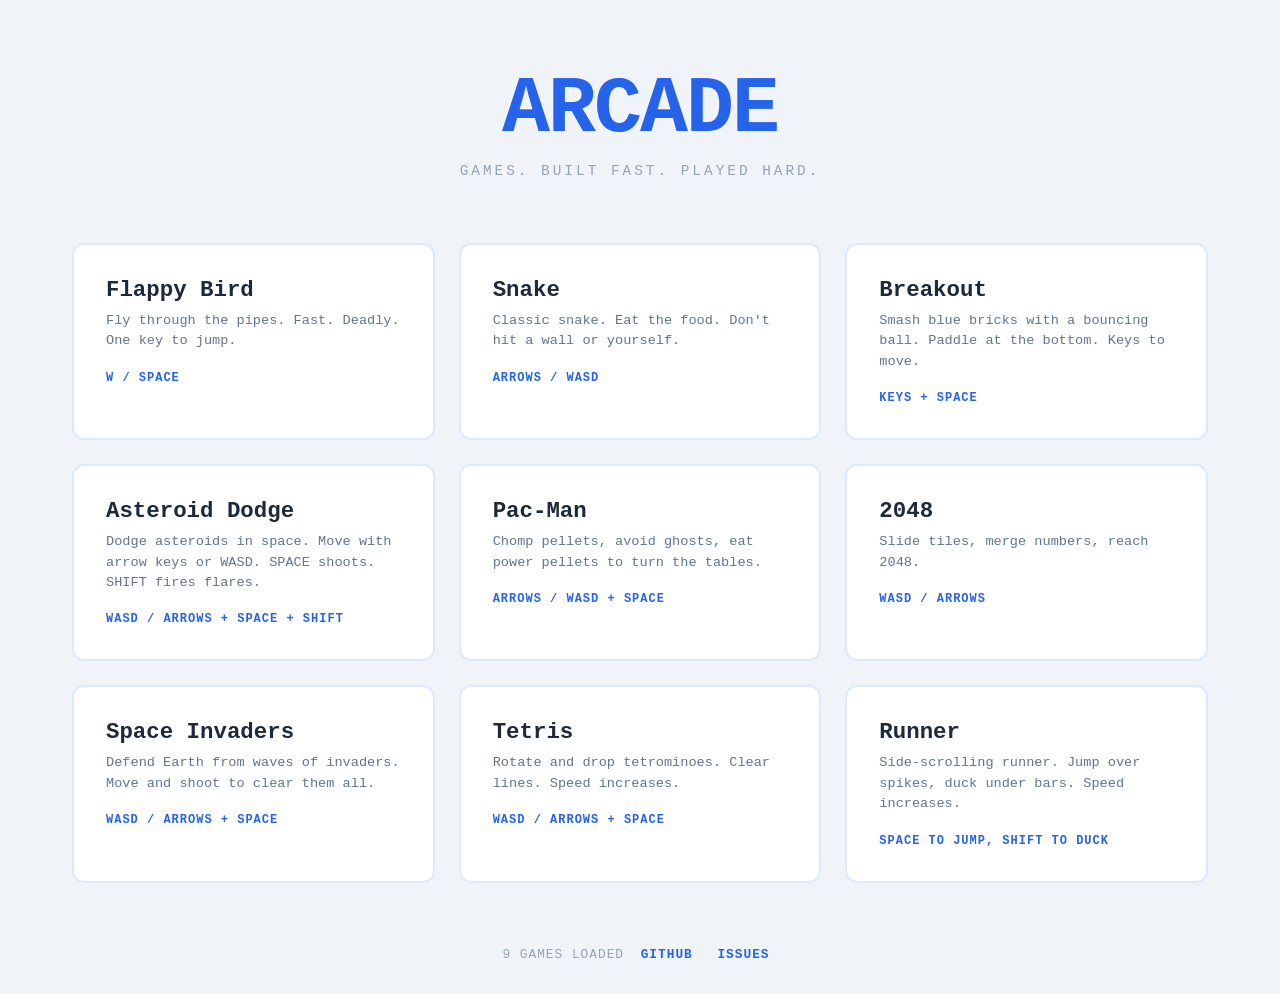
<file: index.html>
<!DOCTYPE html>
<html lang="en">
<head>
<meta charset="UTF-8">
<meta name="viewport" content="width=device-width, initial-scale=1.0">
<title>ARCADE</title>
<link rel="stylesheet" href="styles.css">
</head>
<body>
<header>
  <h1>ARCADE</h1>
  <p class="tagline">games. built fast. played hard.</p>
</header>
<main id="game-grid"></main>
<footer>
  <span id="game-count"></span> games loaded
  <span class="footer-links">
    <a href="https://github.com/usually-broken/arcade" target="_blank">GitHub</a>
    <a href="https://github.com/usually-broken/arcade/issues" target="_blank">Issues</a>
  </span>
</footer>
<script src="script.js"></script>
</body>
</html>
</file>
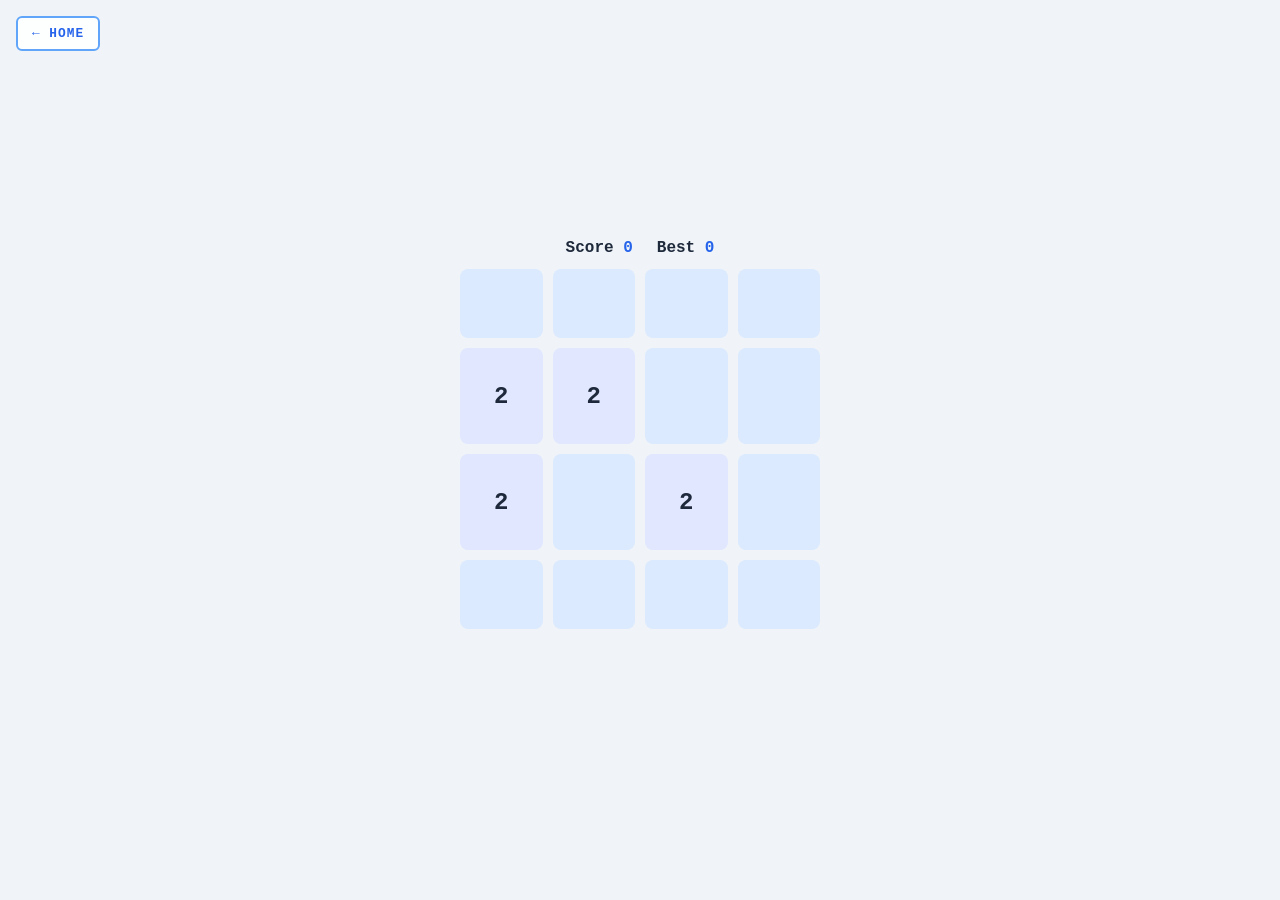
<file: 2048/index.html>
<!DOCTYPE html>
<html lang="en">
<head>
<meta charset="UTF-8">
<meta name="viewport" content="width=device-width, initial-scale=1.0">
<title>2048</title>
<link rel="stylesheet" href="styles.css">
</head>
<body>
<div class="game-wrap">
  <div class="score-bar">
    <span>Score <strong id="score">0</strong></span>
    <span>Best <strong id="best">0</strong></span>
  </div>
  <div id="grid"></div>
  <div id="status"></div>
</div>
<a href="../index.html" class="home-btn">← Home</a>
<script src="script.js"></script>
</body>
</html>
</file>
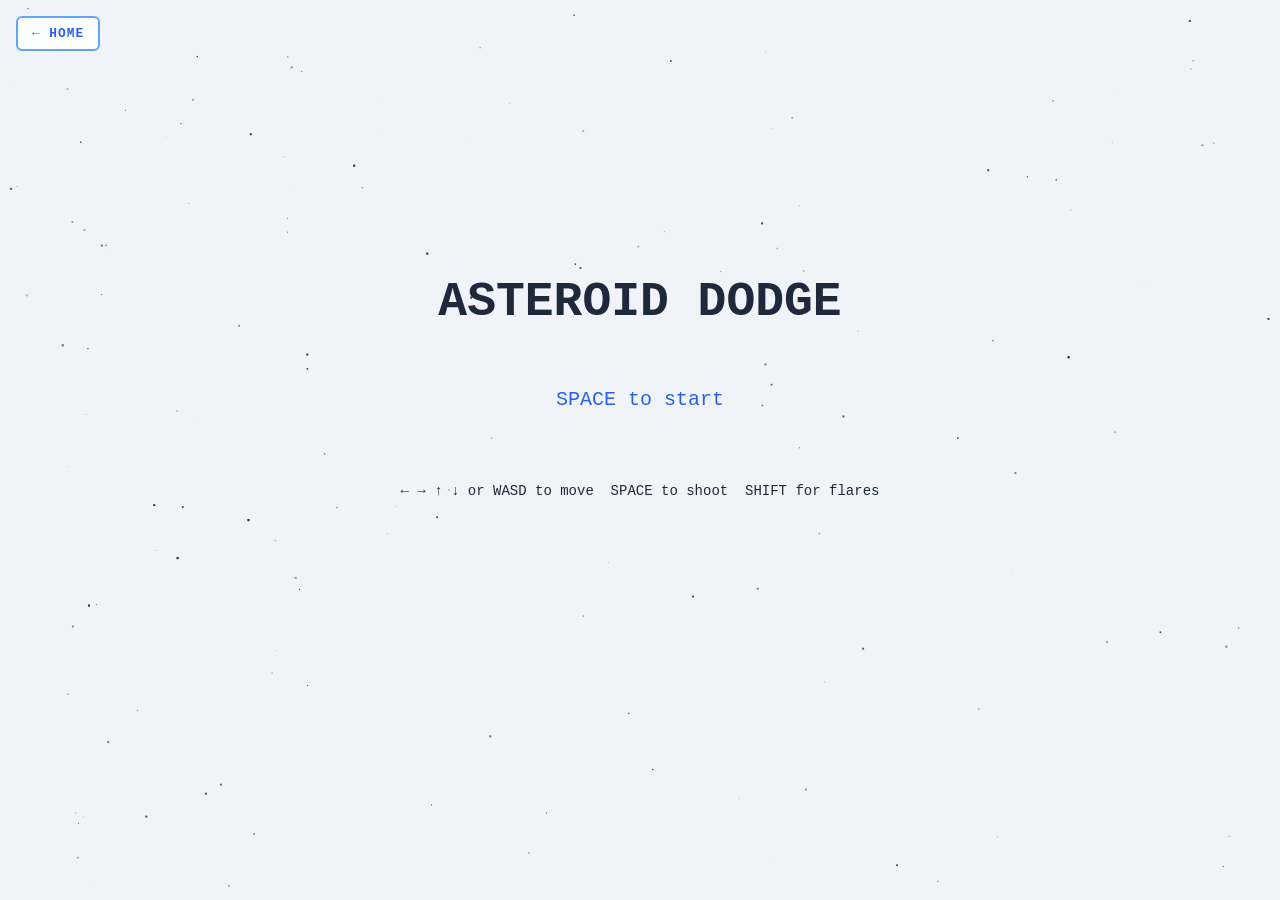
<file: asteroids/index.html>
<!DOCTYPE html>
<html lang="en">
<head>
<meta charset="UTF-8">
<meta name="viewport" content="width=device-width, initial-scale=1.0">
<title>Asteroid Dodge</title>
<link rel="stylesheet" href="styles.css">
</head>
<body>
<canvas id="c"></canvas>
<a href="../index.html" class="home-btn">← Home</a>
<script src="script.js"></script>
</body>
</html>
</file>
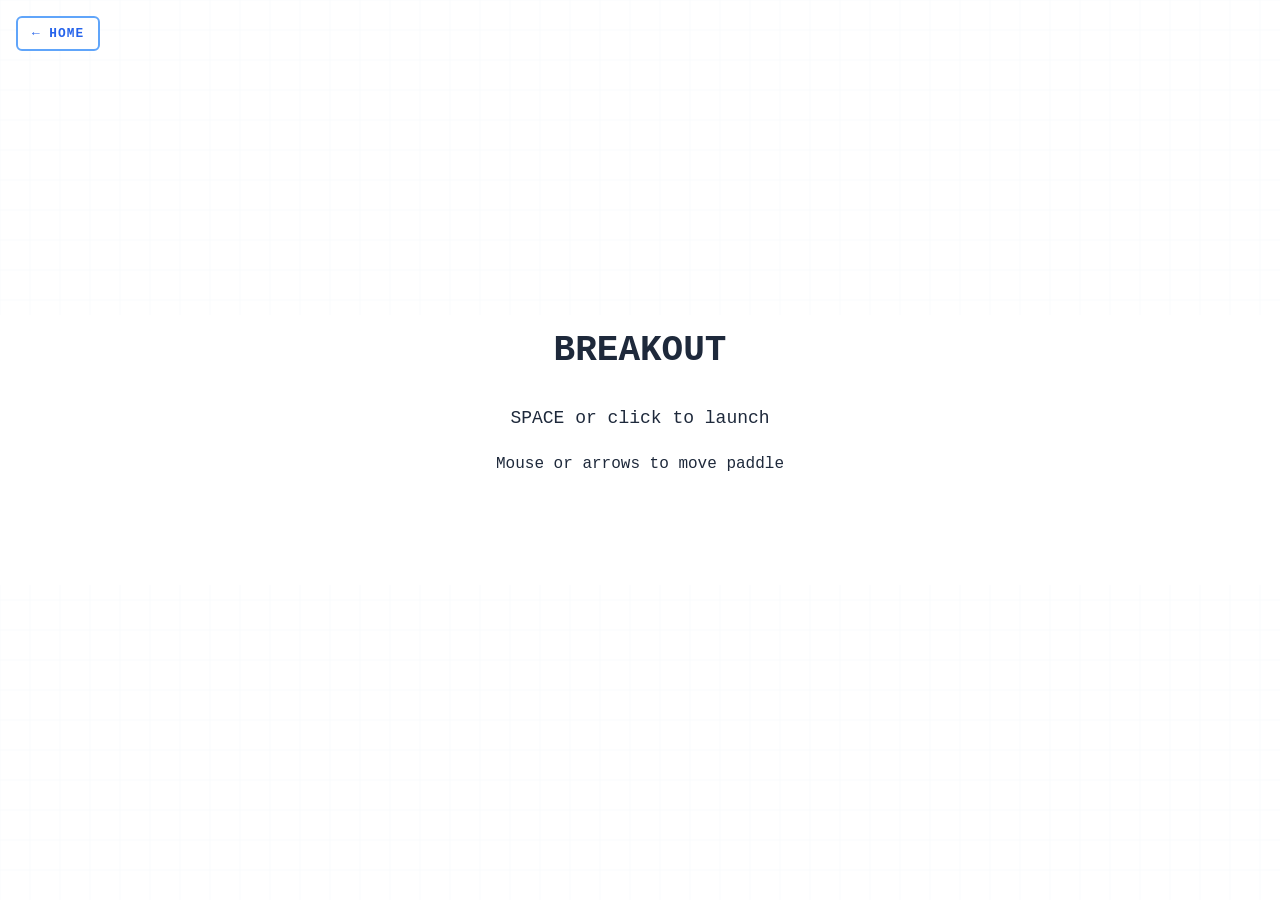
<file: breakout/index.html>
<!DOCTYPE html>
<html lang="en">
<head>
<meta charset="UTF-8">
<meta name="viewport" content="width=device-width, initial-scale=1.0">
<title>Breakout</title>
<link rel="stylesheet" href="styles.css">
</head>
<body>
<canvas id="c"></canvas>
<a href="../index.html" class="home-btn">← Home</a>
<script src="script.js"></script>
</body>
</html>
</file>
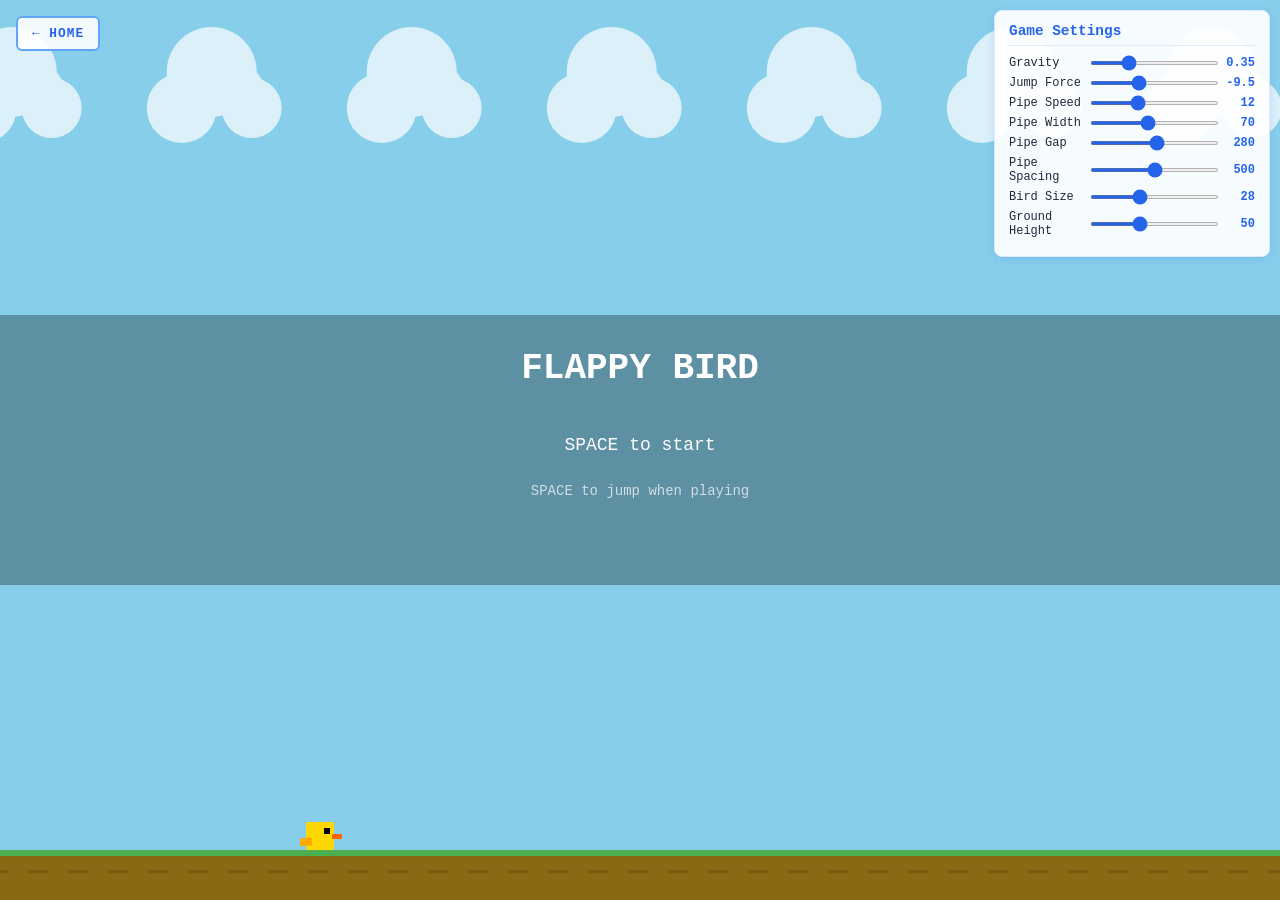
<file: flappy-bird/index.html>
<!DOCTYPE html>
<html lang="en">
<head>
<meta charset="UTF-8">
<meta name="viewport" content="width=device-width, initial-scale=1.0">
<title>Flappy Bird</title>
<link rel="stylesheet" href="styles.css">
</head>
<body>
<canvas id="c"></canvas>
<a href="../index.html" class="home-btn">← Home</a>
<script src="script.js"></script>
</body>
</html>
</file>
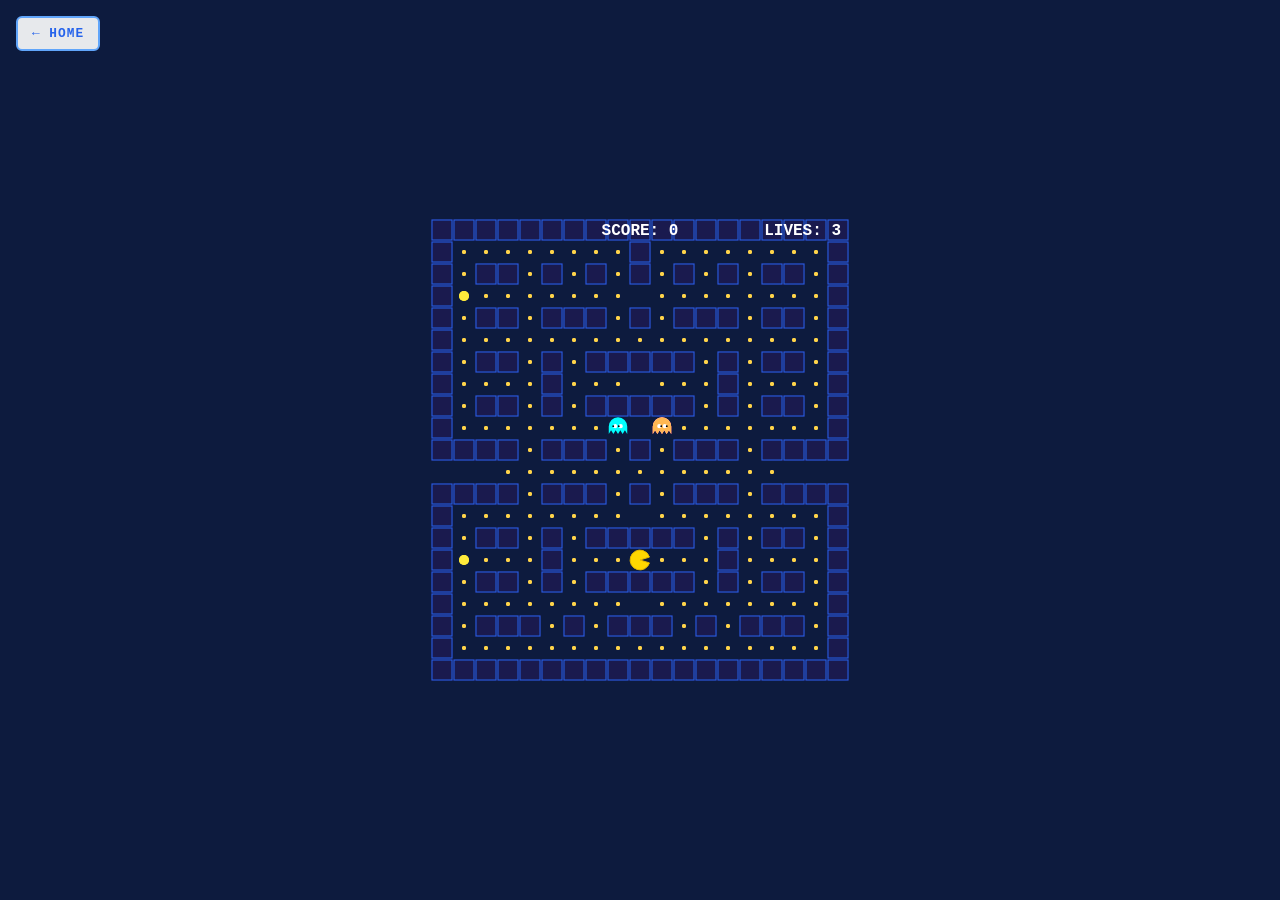
<file: pac-man/index.html>
<!DOCTYPE html>
<html lang="en">
<head>
<meta charset="UTF-8">
<meta name="viewport" content="width=device-width, initial-scale=1.0">
<title>Pac-Man</title>
<link rel="stylesheet" href="styles.css">
</head>
<body>
<canvas id="c"></canvas>
<a href="../index.html" class="home-btn">← Home</a>
<script src="script.js"></script>
</body>
</html>
</file>
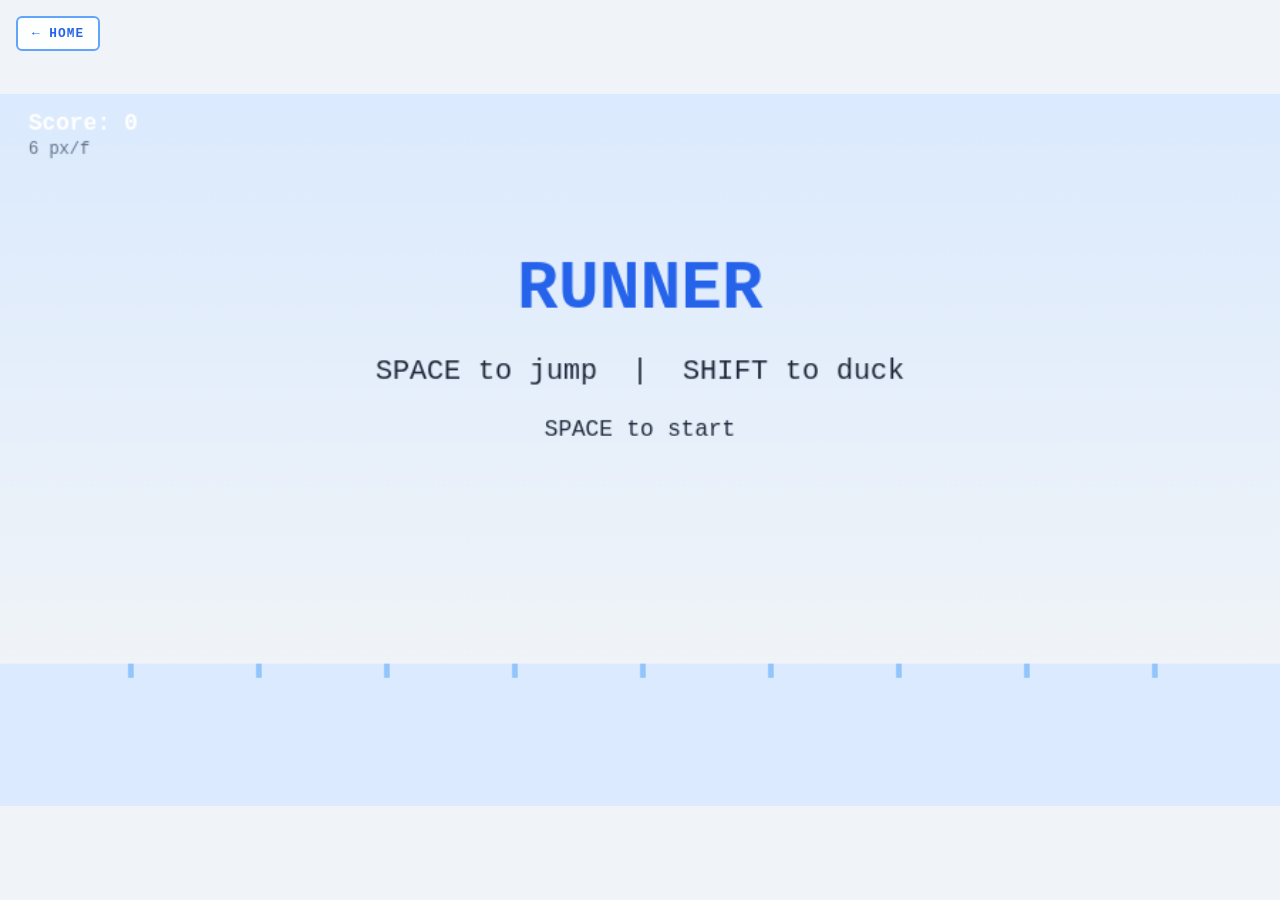
<file: runner/index.html>
<!DOCTYPE html>
<html lang="en">
<head>
<meta charset="UTF-8">
<meta name="viewport" content="width=device-width, initial-scale=1.0">
<title>Runner</title>
<link rel="stylesheet" href="styles.css">
</head>
<body>
<canvas id="c"></canvas>
<a href="../index.html" class="home-btn">← Home</a>
<script src="script.js"></script>
</body>
</html>
</file>
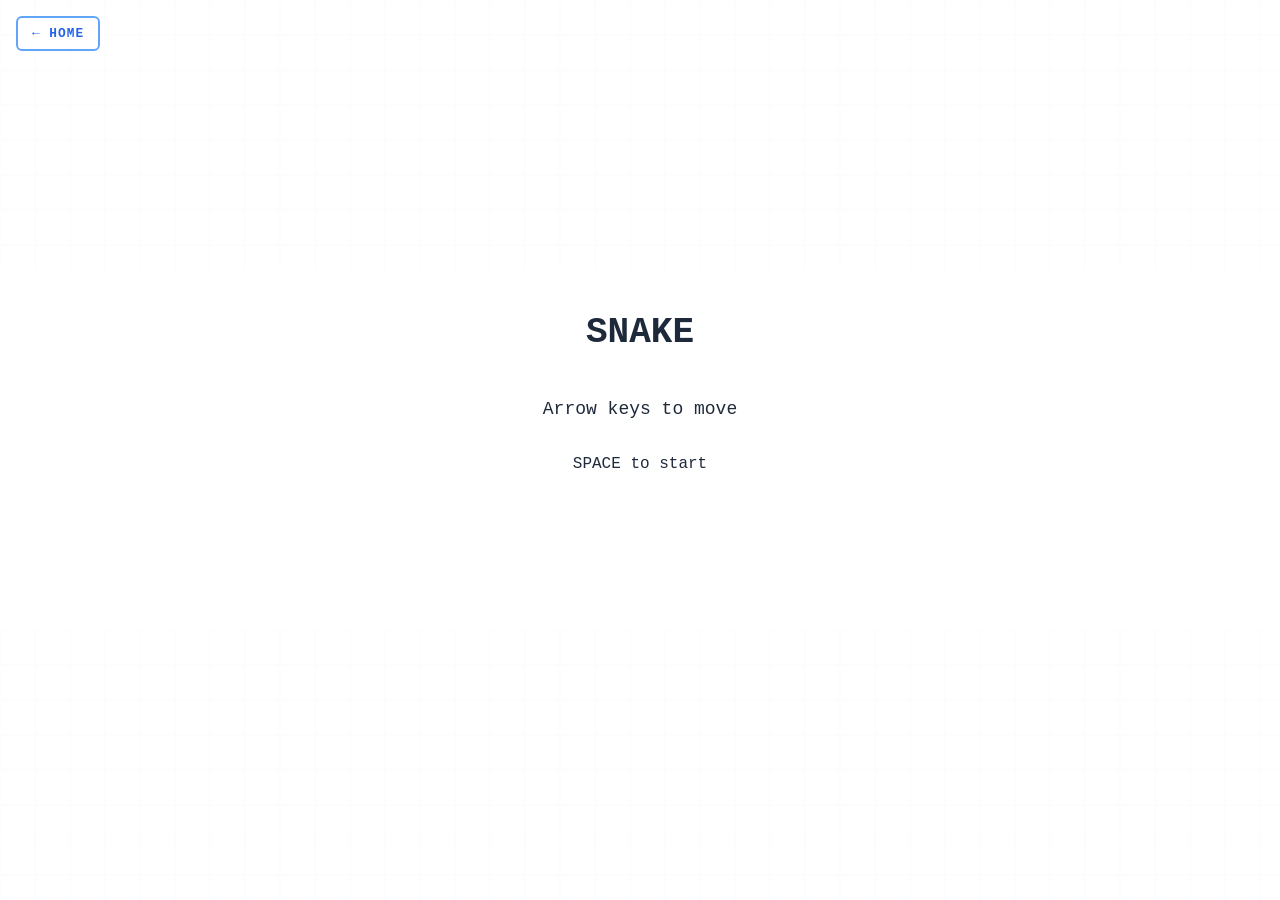
<file: snake/index.html>
<!DOCTYPE html>
<html lang="en">
<head>
<meta charset="UTF-8">
<meta name="viewport" content="width=device-width, initial-scale=1.0">
<title>Snake</title>
<link rel="stylesheet" href="styles.css">
</head>
<body>
<canvas id="c"></canvas>
<a href="../index.html" class="home-btn">← Home</a>
<script src="script.js"></script>
</body>
</html>
</file>
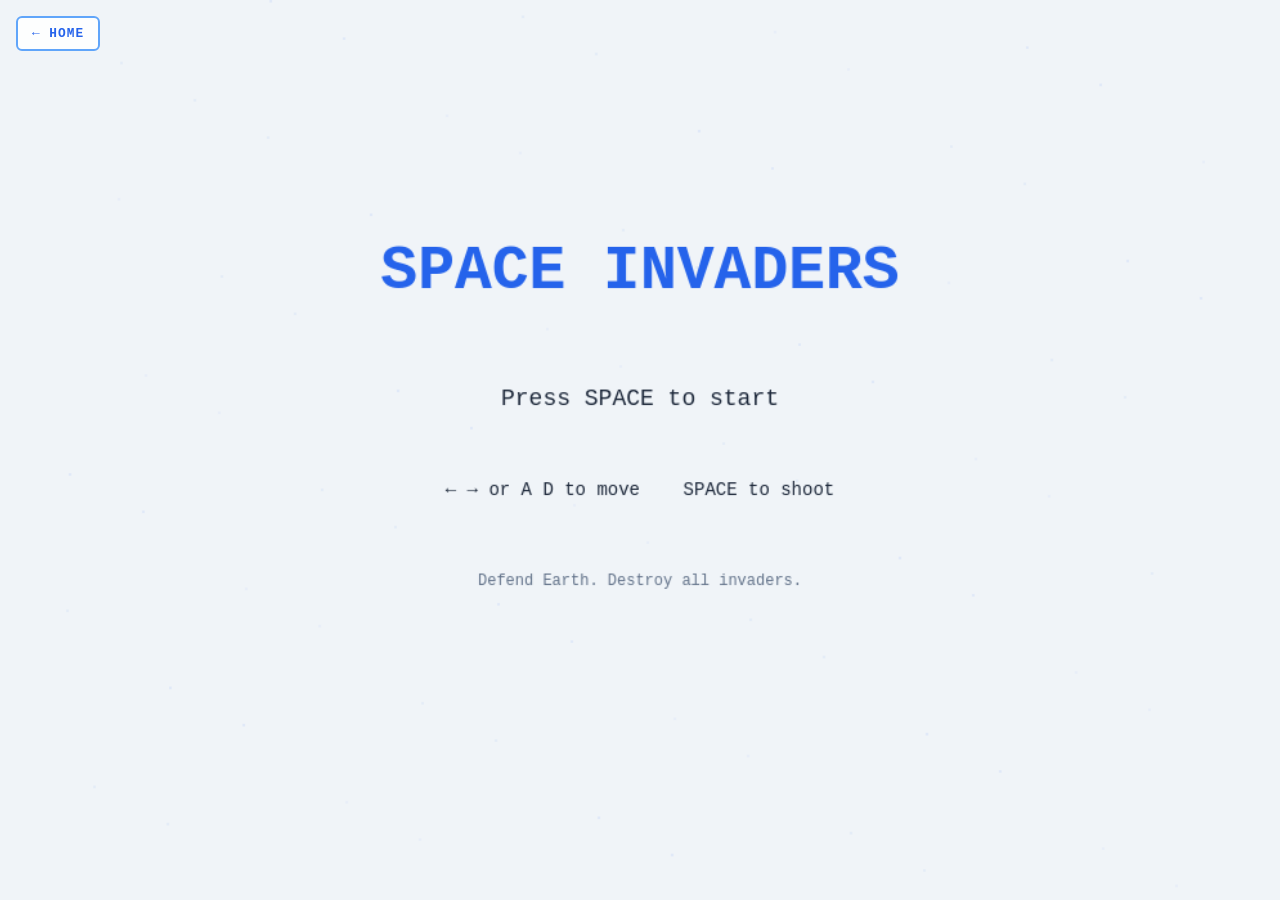
<file: space-invaders/index.html>
<!DOCTYPE html>
<html lang="en">
<head>
<meta charset="UTF-8">
<meta name="viewport" content="width=device-width, initial-scale=1.0">
<title>Space Invaders</title>
<link rel="stylesheet" href="styles.css">
</head>
<body>
<canvas id="c"></canvas>
<a href="../index.html" class="home-btn">← Home</a>
<script src="script.js"></script>
</body>
</html>
</file>
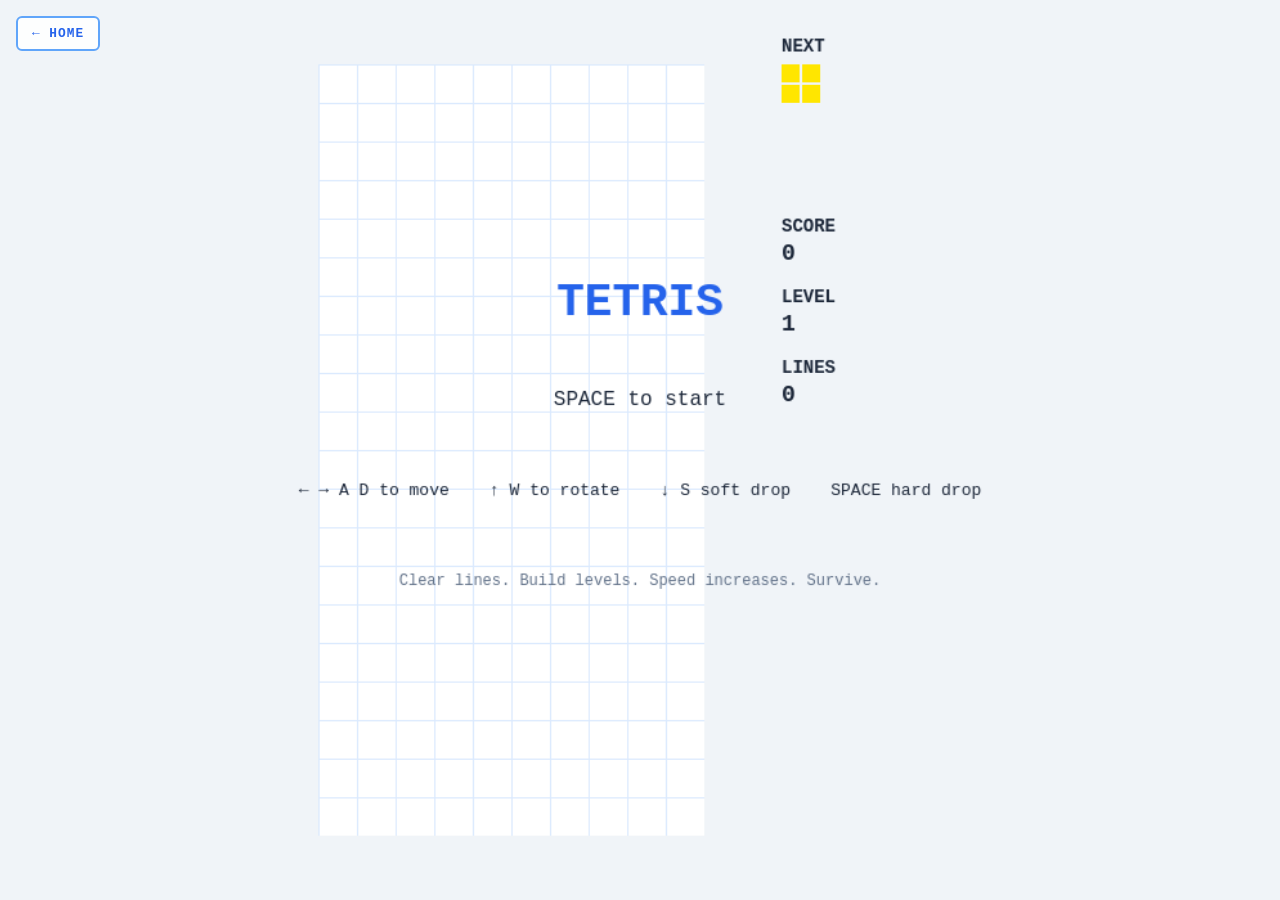
<file: tetris/index.html>
<!DOCTYPE html>
<html lang="en">
<head>
<meta charset="UTF-8">
<meta name="viewport" content="width=device-width, initial-scale=1.0">
<title>Tetris</title>
<link rel="stylesheet" href="styles.css">
</head>
<body>
<canvas id="c"></canvas>
<a href="../index.html" class="home-btn">← Home</a>
<script src="script.js"></script>
</body>
</html>
</file>
<file: styles.css>
* { margin: 0; padding: 0; box-sizing: border-box; }

body {
  background: #f0f4f8;
  color: #1e293b;
  font-family: 'Courier New', monospace;
  min-height: 100vh;
  overflow-x: hidden;
}

header {
  text-align: center;
  padding: 4rem 1rem 2rem;
}

header h1 {
  font-size: clamp(2.5rem, 8vw, 5rem);
  font-weight: 700;
  color: #2563eb;
  letter-spacing: -2px;
  text-transform: uppercase;
}

.tagline {
  margin-top: 0.5rem;
  color: #94a3b8;
  font-size: 0.9rem;
  letter-spacing: 3px;
  text-transform: uppercase;
}

#game-grid {
  display: grid;
  grid-template-columns: repeat(auto-fill, minmax(280px, 1fr));
  gap: 1.5rem;
  padding: 2rem;
  max-width: 1200px;
  margin: 0 auto;
}

.game-card {
  background: #ffffff;
  border: 2px solid #dbeafe;
  border-radius: 12px;
  padding: 2rem;
  cursor: pointer;
  transition: all 0.2s ease;
  position: relative;
  overflow: hidden;
  text-decoration: none;
  color: inherit;
  display: block;
}

.game-card:hover {
  border-color: #60a5fa;
  transform: translateY(-4px);
  box-shadow: 0 8px 30px rgba(37, 99, 235, 0.15);
}

.game-card .play-badge {
  position: absolute;
  top: 1rem;
  right: 1rem;
  background: #60a5fa;
  color: #fff;
  font-size: 0.7rem;
  font-weight: 700;
  padding: 4px 10px;
  border-radius: 4px;
  text-transform: uppercase;
  letter-spacing: 1px;
  opacity: 0;
  transform: translateX(10px);
  transition: all 0.2s ease;
}

.game-card:hover .play-badge {
  opacity: 1;
  transform: translateX(0);
}

.game-card h2 {
  font-size: 1.4rem;
  font-weight: 700;
  color: #1e293b;
  margin-bottom: 0.5rem;
}

.game-card .description {
  color: #64748b;
  font-size: 0.85rem;
  line-height: 1.5;
  margin-bottom: 1rem;
}

.game-card .controls {
  color: #2563eb;
  font-size: 0.75rem;
  text-transform: uppercase;
  letter-spacing: 1px;
  font-weight: 700;
}

footer {
  text-align: center;
  padding: 2rem;
  color: #94a3b8;
  font-size: 0.8rem;
  letter-spacing: 1px;
  text-transform: uppercase;
}

.footer-links a {
  color: #2563eb;
  text-decoration: none;
  margin: 0 0.5rem;
  font-weight: 700;
}

.footer-links a:hover {
  text-decoration: underline;
}

.loading {
  display: inline-block;
  width: 20px;
  height: 20px;
  border: 3px solid #e2e8f0;
  border-top-color: #2563eb;
  border-radius: 50%;
  animation: spin 0.8s linear infinite;
}

@keyframes spin {
  to { transform: rotate(360deg); }
}
</file>
<file: 2048/styles.css>
* { margin: 0; padding: 0; box-sizing: border-box; }
body { background: #f0f4f8; display: flex; justify-content: center; align-items: center; min-height: 100vh; font-family: 'Courier New', monospace; overflow: hidden; }
.game-wrap { display: flex; flex-direction: column; align-items: center; gap: 12px; }
.score-bar { display: flex; gap: 24px; font-size: 16px; font-weight: bold; color: #1e293b; }
.score-bar strong { color: #2563eb; }
#grid { display: grid; grid-template-columns: repeat(4, 1fr); gap: 10px; width: 360px; height: 360px; }
.cell { background: #dbeafe; border-radius: 8px; display: flex; justify-content: center; align-items: center; font-size: 24px; font-weight: bold; transition: background 0.1s; }
#status { color: #2563eb; font-size: 14px; font-weight: bold; min-height: 20px; }
.home-btn {
  position: absolute;
  top: 1rem;
  left: 1rem;
  z-index: 10;
  background: rgba(255,255,255,0.9);
  color: #2563eb;
  font-family: 'Courier New', monospace;
  font-size: 0.8rem;
  font-weight: 700;
  padding: 8px 14px;
  border: 2px solid #60a5fa;
  border-radius: 6px;
  cursor: pointer;
  text-decoration: none;
  text-transform: uppercase;
  letter-spacing: 1px;
  transition: all 0.15s ease;
}

.home-btn:hover {
  background: #2563eb;
  color: #fff;
  border-color: #2563eb;
}
</file>
<file: asteroids/styles.css>
* { margin: 0; padding: 0; box-sizing: border-box; }
body { overflow: hidden; background: #f0f4f8; display: flex; justify-content: center; align-items: center; height: 100vh; font-family: 'Courier New', monospace; }
canvas { display: block; image-rendering: pixelated; width: 100vw; height: 100vh; }

.home-btn {
  position: absolute;
  top: 1rem;
  left: 1rem;
  z-index: 10;
  background: rgba(255,255,255,0.9);
  color: #2563eb;
  font-family: 'Courier New', monospace;
  font-size: 0.8rem;
  font-weight: 700;
  padding: 8px 14px;
  border: 2px solid #60a5fa;
  border-radius: 6px;
  cursor: pointer;
  text-decoration: none;
  text-transform: uppercase;
  letter-spacing: 1px;
  transition: all 0.15s ease;
}

.home-btn:hover {
  background: #2563eb;
  color: #fff;
  border-color: #2563eb;
}
</file>
<file: breakout/styles.css>
* { margin: 0; padding: 0; box-sizing: border-box; }
body { overflow: hidden; background: #f0f4f8; display: flex; justify-content: center; align-items: center; height: 100vh; font-family: 'Courier New', monospace; }
canvas { display: block; image-rendering: pixelated; width: 100vw; height: 100vh; }

.home-btn {
  position: absolute;
  top: 1rem;
  left: 1rem;
  z-index: 10;
  background: rgba(255,255,255,0.9);
  color: #2563eb;
  font-family: 'Courier New', monospace;
  font-size: 0.8rem;
  font-weight: 700;
  padding: 8px 14px;
  border: 2px solid #60a5fa;
  border-radius: 6px;
  cursor: pointer;
  text-decoration: none;
  text-transform: uppercase;
  letter-spacing: 1px;
  transition: all 0.15s ease;
}

.home-btn:hover {
  background: #2563eb;
  color: #fff;
  border-color: #2563eb;
}
</file>
<file: flappy-bird/styles.css>
* { margin: 0; padding: 0; box-sizing: border-box; }
body { overflow: hidden; background: #87CEEB; display: flex; justify-content: center; align-items: center; height: 100vh; font-family: 'Courier New', monospace; }
canvas { display: block; image-rendering: pixelated; width: 100vw; height: 100vh; }

.home-btn {
  position: absolute;
  top: 1rem;
  left: 1rem;
  z-index: 10;
  background: rgba(255,255,255,0.9);
  color: #2563eb;
  font-family: 'Courier New', monospace;
  font-size: 0.8rem;
  font-weight: 700;
  padding: 8px 14px;
  border: 2px solid #60a5fa;
  border-radius: 6px;
  cursor: pointer;
  text-decoration: none;
  text-transform: uppercase;
  letter-spacing: 1px;
  transition: all 0.15s ease;
}

.home-btn:hover {
  background: #2563eb;
  color: #fff;
  border-color: #2563eb;
}
</file>
<file: pac-man/styles.css>
* { margin: 0; padding: 0; box-sizing: border-box; }
body { background: #0d1b3e; display: flex; justify-content: center; align-items: center; min-height: 100vh; font-family: Courier New, monospace; overflow: hidden; }
canvas { display: block; }
.home-btn {
  position: absolute;
  top: 1rem;
  left: 1rem;
  z-index: 10;
  background: rgba(255,255,255,0.9);
  color: #2563eb;
  font-family: 'Courier New', monospace;
  font-size: 0.8rem;
  font-weight: 700;
  padding: 8px 14px;
  border: 2px solid #60a5fa;
  border-radius: 6px;
  cursor: pointer;
  text-decoration: none;
  text-transform: uppercase;
  letter-spacing: 1px;
  transition: all 0.15s ease;
}

.home-btn:hover {
  background: #2563eb;
  color: #fff;
  border-color: #2563eb;
}
</file>
<file: runner/styles.css>
* {
  margin: 0;
  padding: 0;
  box-sizing: border-box;
}

body {
  background: #f0f4f8;
  overflow: hidden;
  font-family: 'Courier New', monospace;
}

canvas {
  display: block;
  width: 100vw;
  height: 100vh;
  object-fit: contain;
}

.home-btn {
  position: absolute;
  top: 1rem;
  left: 1rem;
  z-index: 10;
  background: rgba(255,255,255,0.9);
  color: #2563eb;
  font-family: 'Courier New', monospace;
  font-size: 0.8rem;
  font-weight: 700;
  padding: 8px 14px;
  border: 2px solid #60a5fa;
  border-radius: 6px;
  cursor: pointer;
  text-decoration: none;
  text-transform: uppercase;
  letter-spacing: 1px;
  transition: all 0.15s ease;
}

.home-btn:hover {
  background: #2563eb;
  color: #fff;
  border-color: #2563eb;
}
</file>
<file: snake/styles.css>
* { margin: 0; padding: 0; box-sizing: border-box; }
body { overflow: hidden; background: #f0f4f8; display: flex; justify-content: center; align-items: center; height: 100vh; font-family: 'Courier New', monospace; }
canvas { display: block; image-rendering: pixelated; width: 100vw; height: 100vh; }

.home-btn {
  position: absolute;
  top: 1rem;
  left: 1rem;
  z-index: 10;
  background: rgba(255,255,255,0.9);
  color: #2563eb;
  font-family: 'Courier New', monospace;
  font-size: 0.8rem;
  font-weight: 700;
  padding: 8px 14px;
  border: 2px solid #60a5fa;
  border-radius: 6px;
  cursor: pointer;
  text-decoration: none;
  text-transform: uppercase;
  letter-spacing: 1px;
  transition: all 0.15s ease;
}

.home-btn:hover {
  background: #2563eb;
  color: #fff;
  border-color: #2563eb;
}
</file>
<file: space-invaders/styles.css>
* { margin: 0; padding: 0; box-sizing: border-box; }
body { background: #f0f4f8; display: flex; justify-content: center; align-items: center; min-height: 100vh; font-family: 'Courier New', monospace; overflow: hidden; }
canvas { display: block; width: 100vw; height: 100vh; object-fit: contain; }
.home-btn {
  position: absolute;
  top: 1rem;
  left: 1rem;
  z-index: 10;
  background: rgba(255,255,255,0.9);
  color: #2563eb;
  font-family: 'Courier New', monospace;
  font-size: 0.8rem;
  font-weight: 700;
  padding: 8px 14px;
  border: 2px solid #60a5fa;
  border-radius: 6px;
  cursor: pointer;
  text-decoration: none;
  text-transform: uppercase;
  letter-spacing: 1px;
  transition: all 0.15s ease;
}
.home-btn:hover {
  background: #2563eb;
  color: #fff;
  border-color: #2563eb;
}
</file>
<file: tetris/styles.css>
* { margin: 0; padding: 0; box-sizing: border-box; }
body { background: #f0f4f8; display: flex; justify-content: center; align-items: center; min-height: 100vh; font-family: 'Courier New', monospace; overflow: hidden; }
canvas { display: block; width: 100vw; height: 100vh; object-fit: contain; }
.home-btn {
  position: absolute;
  top: 1rem;
  left: 1rem;
  z-index: 10;
  background: rgba(255,255,255,0.9);
  color: #2563eb;
  font-family: 'Courier New', monospace;
  font-size: 0.8rem;
  font-weight: 700;
  padding: 8px 14px;
  border: 2px solid #60a5fa;
  border-radius: 6px;
  cursor: pointer;
  text-decoration: none;
  text-transform: uppercase;
  letter-spacing: 1px;
  transition: all 0.15s ease;
}
.home-btn:hover {
  background: #2563eb;
  color: #fff;
  border-color: #2563eb;
}
</file>
